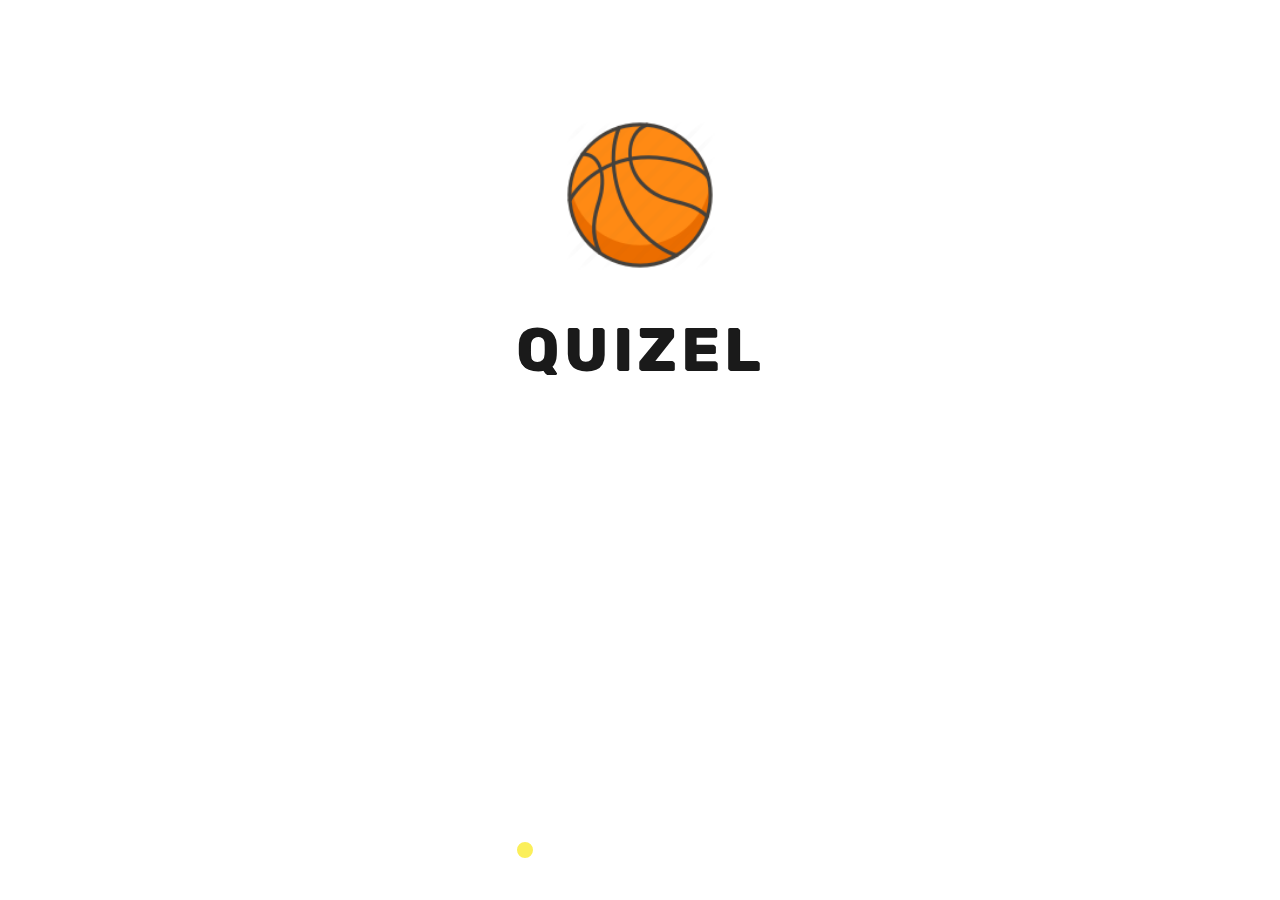
<file: index.html>
<!DOCTYPE html>
<html lang="en">
<head>
    <meta charset="UTF-8">
    <meta http-equiv="X-UA-Compatible" content="IE=edge">
    <meta name="viewport" content="width=device-width, initial-scale=1.0">

    <link rel="stylesheet" href="./styles/index.css" />
    <title>Quizel | Index</title>
</head>
<body>
    <main>
        <div class="icon-section text-center">
            <img src="./assets/images/quizel-temp-logo.webp" alt="Logo section" />
        </div>
        <div class="icon-section app-name-section">
           <h1 class="text-center text-shadow">QUIZEL</h1>
        </div>

        <div class="loader-container">
            <div class="loader">
                <div class="loader--dot"></div>
                <div class="loader--dot"></div>
                <div class="loader--dot"></div>
                <div class="loader--dot"></div>
                <div class="loader--dot"></div>
                <div class="loader--dot"></div>
                <div class="loader--text"></div>
            </div>
        </div>

        <!-- <div class="loader">
            <ul class="no-margin no-padding text-center">
                <li>
                    <div></div>
                </li>
                <li>
                    <div></div>
                </li>
                <li>
                    <div></div>
                </li>
                <li>
                    <div></div>
                </li>
                <li>
                    <div></div>
                </li>
                <li>
                    <div></div>
                </li>
                <li>
                    <div></div>
                </li>
            </ul>
        </div> -->
    </main>

    <script>
        window.onload = (e) => {
            setTimeout(() => {
                location.href = "welcome-screen.html";
            }, 5000);
        }
    </script>
</body>
</html>
</file>
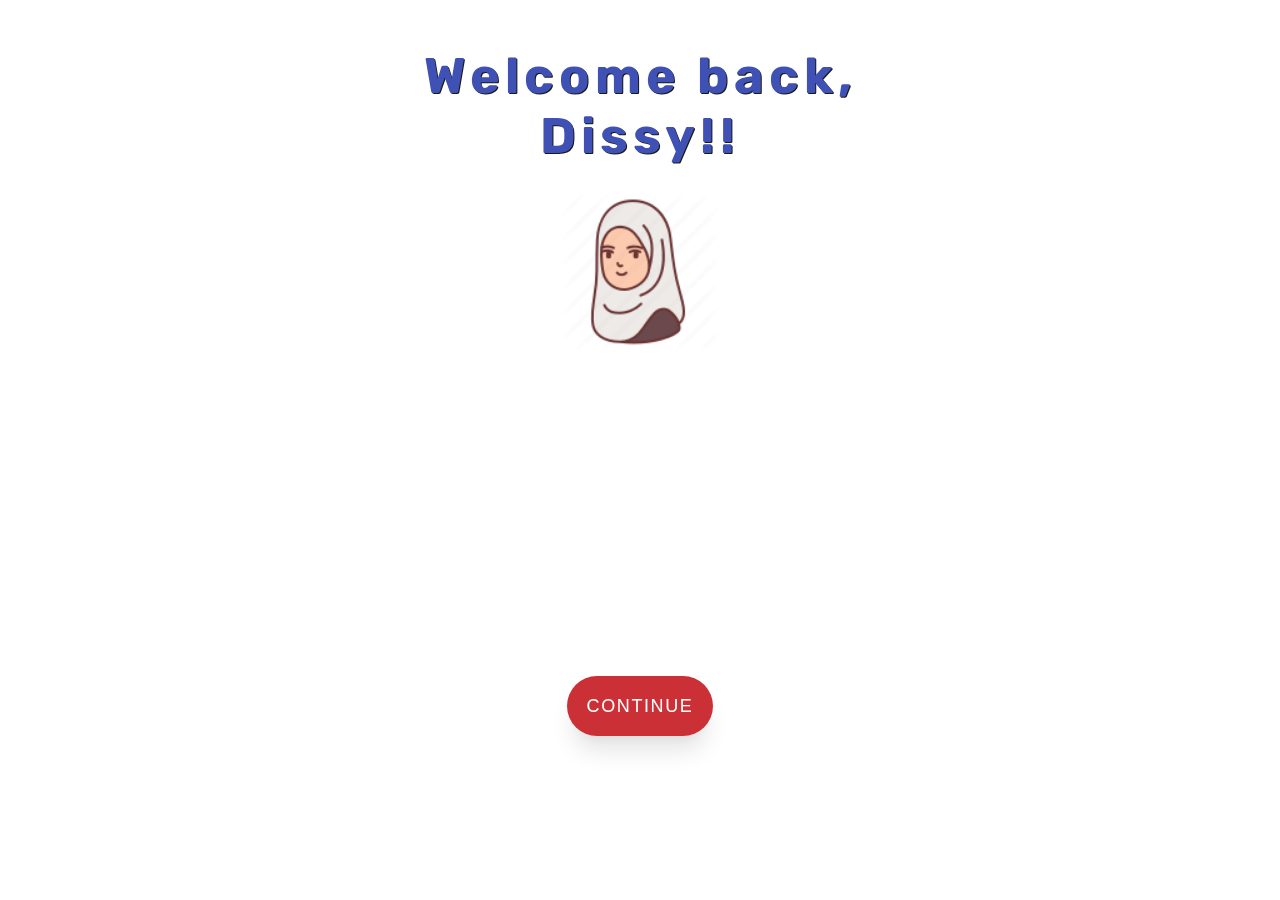
<file: link-intro-screen.html>
<!DOCTYPE html>
<html lang="en">
<head>
    <meta charset="UTF-8">
    <meta http-equiv="X-UA-Compatible" content="IE=edge">
    <meta name="viewport" content="width=device-width, initial-scale=1.0">
    
    <link rel="stylesheet" href="./styles/link-intro-screen.css" />
    <title>Link Welcome Screen</title>
</head>
<body>
    <div class="container">
        <main>
            <h1 class="text-center text-shadow text-primary">
                Welcome back,<br /> Dissy!!
            </h1>
            <div class="img-section text-center">
                <img src="./assets/images/user-icon-female-muslim.png" alt="" />
            </div>

           <div class="page-action text-center">
                <a href="" class="btn btn-lg btn-danger text-decoration-none text-white">
                    Continue
                </a>
           </div>
        </main>
    </div>
</body>
</html>
</file>
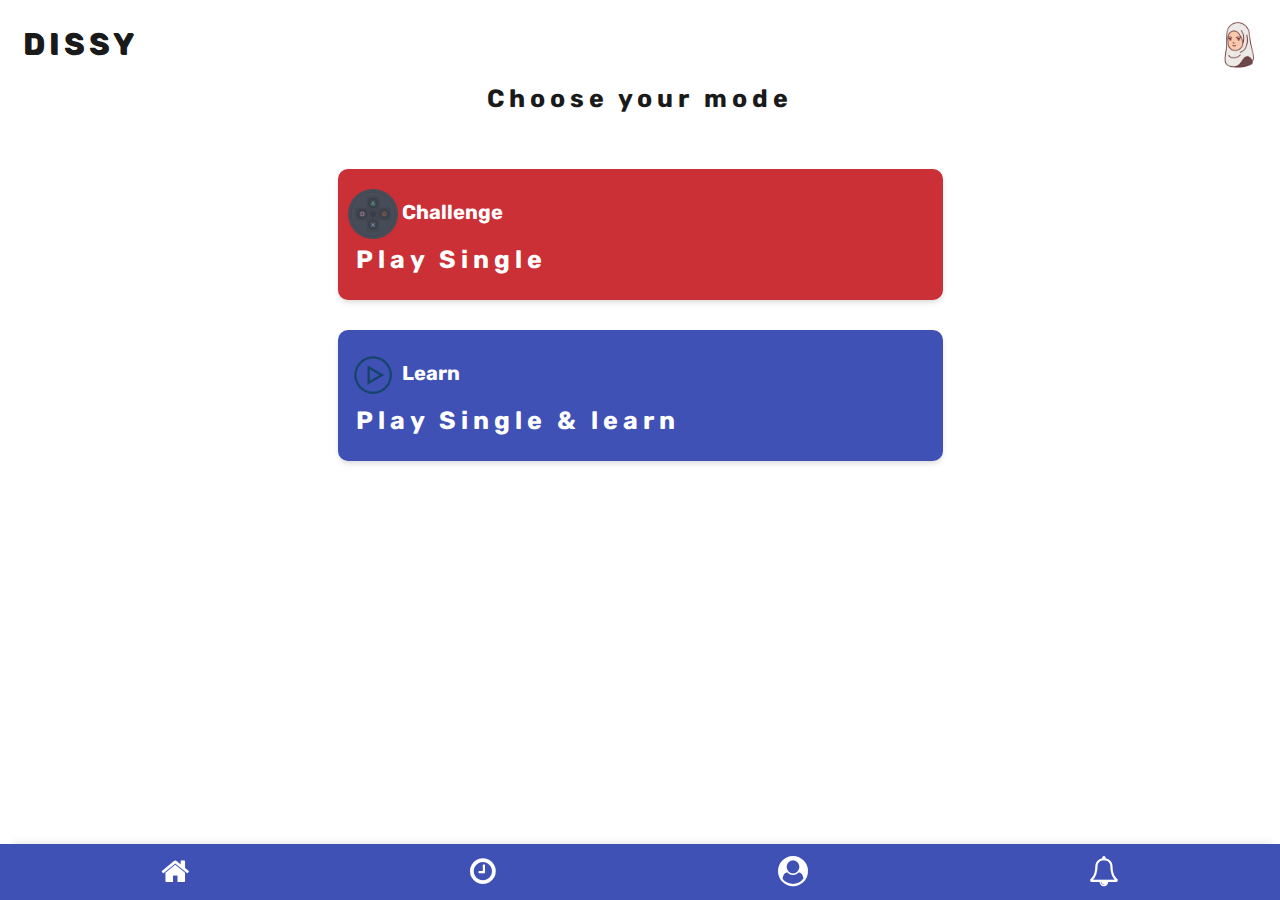
<file: select-category.html>
<!DOCTYPE html>
<html lang="en">
<head>
    <meta charset="UTF-8">
    <meta http-equiv="X-UA-Compatible" content="IE=edge">
    <meta name="viewport" content="width=device-width, initial-scale=1.0">
    
    <link rel="stylesheet" href="./assets/css/font-awesome-4.7.0/css/font-awesome.min.css" />
    <link rel="stylesheet" href="./styles/select-category.css" />
    <title>Quizel - Select Category</title>
</head>
<body>
    <div class="container">
        <header>
            <div class="header-section">
                <h4 class="text-shadow">DISSY</h4>
            </div>
            <div class="header-section text-right">
                <img src="./assets/images/user-icon-female-muslim.png" alt="" />
            </div>
        </header>
        <h5 class="text-center">Choose your mode</h5>

        <div class="game-option-section">
            <div class="game-option bg-danger">
                <div class="action-caption">
                    <p class="no-margin text-bold text-white">
                        <img src="./assets/images/game-console.webp" />
                        Challenge
                    </p>
                </div>
                <h3 class="text-white">
                    Play Single
                </h3>
            </div>

            <div class="game-option bg-primary">
                <div class="action-caption">
                    <p class="no-margin text-bold text-white">
                        <img src="./assets/images/play-icon.webp" />
                        Learn
                    </p>
                </div>
                <h3 class="text-white">
                    Play Single &amp; learn
                </h3>
            </div>
        </div>
    </div>

    <nav class="bottom-bar bg-primary">
        <ul class="no-margin no-padding">
            <li class="text-center">
                <a href="">
                    <i class="fa fa-home"></i>
                </a>
            </li>
            <li class="text-center">
                <a href="">
                    <i class="fa fa-clock-o"></i>
                </a>
            </li>
            <li class="text-center">
                <a href="">
                    <i class="fa fa-user-circle"></i>
                </a>
            </li>
            <li class="text-center">
                <a href="">
                    <i class="fa fa-bell-o"></i>
                </a>
            </li>
        </ul>
    </nav>
</body>
</html>
</file>
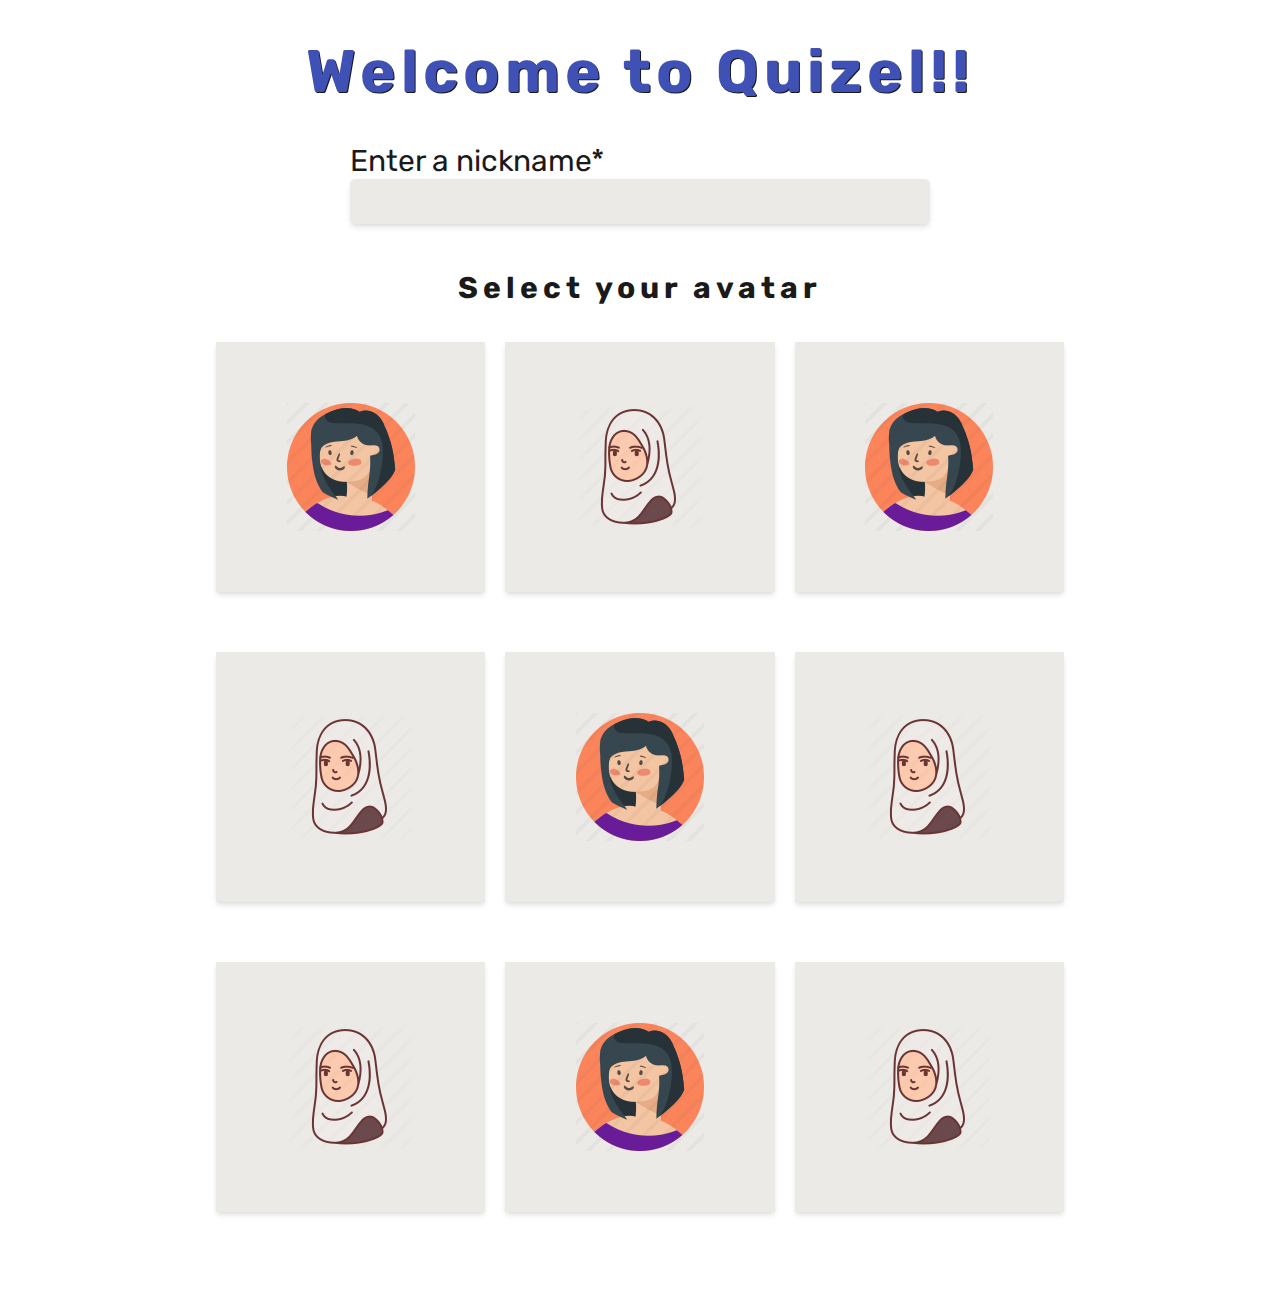
<file: welcome-screen.html>
<!DOCTYPE html>
<html lang="en">
<head>
    <meta charset="UTF-8">
    <meta http-equiv="X-UA-Compatible" content="IE=edge">
    <meta name="viewport" content="width=device-width, initial-scale=1.0">
    <title>Quizel - Welcome Screen</title>

    <link rel="stylesheet" href="./styles/welcome-screen.css" />
</head>
<body>
    <div class="container">
        <header>
            <h1 class="text-center text-shadow text-primary">
                Welcome to Quizel!!
            </h1>
            <form>
                <div class="form-group">
                    <label for="nickname">
                        Enter a nickname*
                    </label>
                    <input id="nickname" type="text" class="form-control" />
                </div>
            </form>
        </header>
    
        <main>
            <h2 class="text-center">Select your avatar</h2>
            <div class="game-icons">
                <div class="game-icon-widget text-center cursor-pointer">
                    <img src="./assets/images/user-icon-female.png" alt="">
                </div>
                <div class="game-icon-widget text-center cursor-pointer">
                    <img src="./assets/images/user-icon-female-muslim.png" alt="">
                </div>
                <div class="game-icon-widget text-center cursor-pointer">
                    <img src="./assets/images/user-icon-female.png" alt="">
                </div>
            </div>
            <div class="game-icons">
                <div class="game-icon-widget text-center cursor-pointer">
                    <img src="./assets/images/user-icon-female-muslim.png" alt="">
                </div>
                <div class="game-icon-widget text-center cursor-pointer">
                    <img src="./assets/images/user-icon-female.png" alt="">
                </div>
                <div class="game-icon-widget text-center cursor-pointer">
                    <img src="./assets/images/user-icon-female-muslim.png" alt="">
                </div>
            </div>
            <div class="game-icons">
                <div class="game-icon-widget text-center cursor-pointer">
                    <img src="./assets/images/user-icon-female-muslim.png" alt="">
                </div>
                <div class="game-icon-widget text-center cursor-pointer">
                    <img src="./assets/images/user-icon-female.png" alt="">
                </div>
                <div class="game-icon-widget text-center cursor-pointer">
                    <img src="./assets/images/user-icon-female-muslim.png" alt="">
                </div>
            </div>
        </main>
    </div>
</body>
</html>
</file>
<file: styles/index.css>
@import url("./base.css");
main {
  width: 100%;
  display: -ms-grid;
  display: grid;
  grid-gap: 20px;
  grid-row-gap: 30px;
  grid-auto-flow: row;
}

main .icon-section:first-of-type {
  margin-top: 120px;
}

main .icon-section:first-of-type img {
  width: 150px;
  height: 150px;
}

@media (max-width: 576px) {
  main .icon-section:first-of-type img {
    width: 130px;
    height: 130px;
  }
}
/*# sourceMappingURL=index.css.map */
</file>
<file: styles/link-intro-screen.css>
@import url("./base.css");
.container main {
  width: 100%;
  padding-top: calc(+20px);
}

.container main h1 {
  --heading-font-size: 50px;
  font-size: var(--heading-font-size);
}

.container main .img-section {
  padding: 20px 10px;
  width: 100%;
  height: 200px;
}

.container main .img-section img {
  -o-object-fit: cover;
     object-fit: cover;
  height: 100%;
}

.container main .page-action {
  width: 100%;
  padding: 30px 10px;
  position: fixed;
  z-index: 99;
  bottom: 150px;
  left: 0;
}

.container main .page-action .btn-lg {
  padding: calc(+20px);
}

.container main .page-action .btn {
  border-radius: 30px;
}

@media (max-width: 768px) {
  .container main {
    width: 100%;
  }
  .container main h1 {
    --heading-font-size: 50px;
  }
}

@media (max-width: 576px) {
  .container main {
    width: 100%;
  }
  .container main h1 {
    --heading-font-size: 40px;
  }
}
/*# sourceMappingURL=link-intro-screen.css.map */
</file>
<file: styles/select-category.css>
@import url("./base.css");
.container header {
  width: 100%;
  display: -ms-grid;
  display: grid;
  grid-gap: 20px;
  grid-row-gap: 30px;
  grid-auto-flow: column;
}

.container header .header-section img {
  width: 50px;
  height: 50px;
  border-radius: 100%;
}

.container .game-option-section {
  width: 50%;
  margin: 0 auto;
  display: -ms-grid;
  display: grid;
  grid-gap: 20px;
  grid-row-gap: 30px;
  grid-auto-flow: row;
  padding: 50px 10px;
}

.container .game-option-section .game-option {
  padding: 20px 10px;
  border-radius: 10px;
  -webkit-box-shadow: var(--box-shadow-md);
          box-shadow: var(--box-shadow-md);
}

.container .game-option-section .game-option .action-caption {
  width: 100%;
}

.container .game-option-section .game-option .action-caption p:nth-of-type(1) {
  width: 100%;
}

.container .game-option-section .game-option .action-caption p:nth-of-type(1) img {
  width: 50px;
  height: 50px;
  vertical-align: middle;
}

.container .game-option-section .game-option h3 {
  --font-size: 25px;
  font-size: var(--font-size);
}

nav.bottom-bar {
  width: 100%;
  -webkit-box-shadow: 2px 11px 8px -10px rgba(0, 0, 0, 0.1), 2px -11px 8px -10px rgba(0, 0, 0, 0.1);
          box-shadow: 2px 11px 8px -10px rgba(0, 0, 0, 0.1), 2px -11px 8px -10px rgba(0, 0, 0, 0.1);
  padding: 20px 10px;
  position: fixed;
  z-index: 9999;
  bottom: 0;
  left: 0;
  padding: 10px 30px;
}

nav.bottom-bar ul {
  grid-gap: 20px;
  grid-row-gap: 30px;
  grid-auto-flow: column;
  display: -ms-grid;
  display: grid;
}

nav.bottom-bar ul li {
  list-style: none;
}

nav.bottom-bar ul li a {
  color: #fff;
}

@media (max-width: 992px) {
  .container .game-option-section {
    width: 70%;
  }
  .container .game-option-section .game-option {
    padding: 20px 10px;
  }
  .container .game-option-section .game-option .action-caption {
    width: 100%;
  }
}

@media (max-width: 768px) {
  .container .game-option-section {
    width: 80%;
  }
  .container .game-option-section .game-option {
    padding: 20px 10px;
  }
  .container .game-option-section .game-option .action-caption {
    width: 100%;
  }
}

@media (max-width: 576px) {
  .container .game-option-section {
    width: 100%;
  }
  .container .game-option-section .game-option {
    padding: 20px 10px;
  }
  .container .game-option-section .game-option .action-caption {
    width: 100%;
  }
}
/*# sourceMappingURL=select-category.css.map */
</file>
<file: styles/welcome-screen.css>
@import url("./base.css");
.container {
  width: 100%;
  padding: 30px 20px;
}

.container header {
  font-size: var(--heading-font-size);
}

.container header form {
  width: 50%;
  margin: 0 auto;
}

.container header form label {
  --font-size: 30px;
  font-size: var(--font-size);
}

.container header form .form-control {
  height: 45px;
}

.container main {
  padding: 10px 0 20px 0;
}

.container main h2 {
  --font-size: 30px;
  font-size: var(--font-size);
}

.container main .game-icons {
  padding: 30px 10px;
  width: 70%;
  margin: 0 auto;
  display: -ms-grid;
  display: grid;
  grid-gap: 20px;
  grid-row-gap: 30px;
  grid-auto-flow: column;
}

.container main .game-icons .game-icon-widget {
  -webkit-box-shadow: var(--box-shadow-md);
          box-shadow: var(--box-shadow-md);
  height: 250px;
  display: -webkit-box;
  display: -ms-flexbox;
  display: flex;
  -webkit-box-align: center;
      -ms-flex-align: center;
          align-items: center;
  -webkit-box-pack: center;
      -ms-flex-pack: center;
          justify-content: center;
  background: var(--border-color);
}

.container main .game-icons .game-icon-widget:hover {
  background: #ccc;
}

.container main .game-icons .game-icon-widget img {
  -o-object-fit: cover;
     object-fit: cover;
}

@media (max-width: 768px) {
  header h1 {
    --heading-font-size: 40px;
    font-size: var(--heading-font-size);
  }
  header form {
    width: 80% !important;
  }
  header form label {
    --font-size: 25px !important;
  }
  header form .form-control {
    height: 40px;
  }
  .game-icons {
    padding: 10px 15px !important;
    width: 100% !important;
  }
}

@media (max-width: 576px) {
  header h1 {
    --heading-font-size: 40px;
    font-size: var(--heading-font-size);
  }
  header form {
    width: 100% !important;
  }
  header form label {
    --font-size: 25px !important;
  }
  header form .form-control {
    height: 40px;
  }
  .game-icons {
    padding: 10px 5px !important;
    width: 100% !important;
    grid-gap: 10px !important;
    grid-row-gap: 30px;
  }
  .game-icons .game-icon-widget {
    -webkit-box-shadow: none !important;
            box-shadow: none !important;
    height: 80px !important;
    display: -webkit-box;
    display: -ms-flexbox;
    display: flex;
    -webkit-box-align: center;
        -ms-flex-align: center;
            align-items: center;
    -webkit-box-pack: center;
        -ms-flex-pack: center;
            justify-content: center;
    background: transparent !important;
  }
  .game-icons .game-icon-widget:hover {
    background: transparent;
  }
  .game-icons .game-icon-widget img {
    -o-object-fit: cover;
       object-fit: cover;
    height: 100%;
  }
}
/*# sourceMappingURL=welcome-screen.css.map */
</file>
